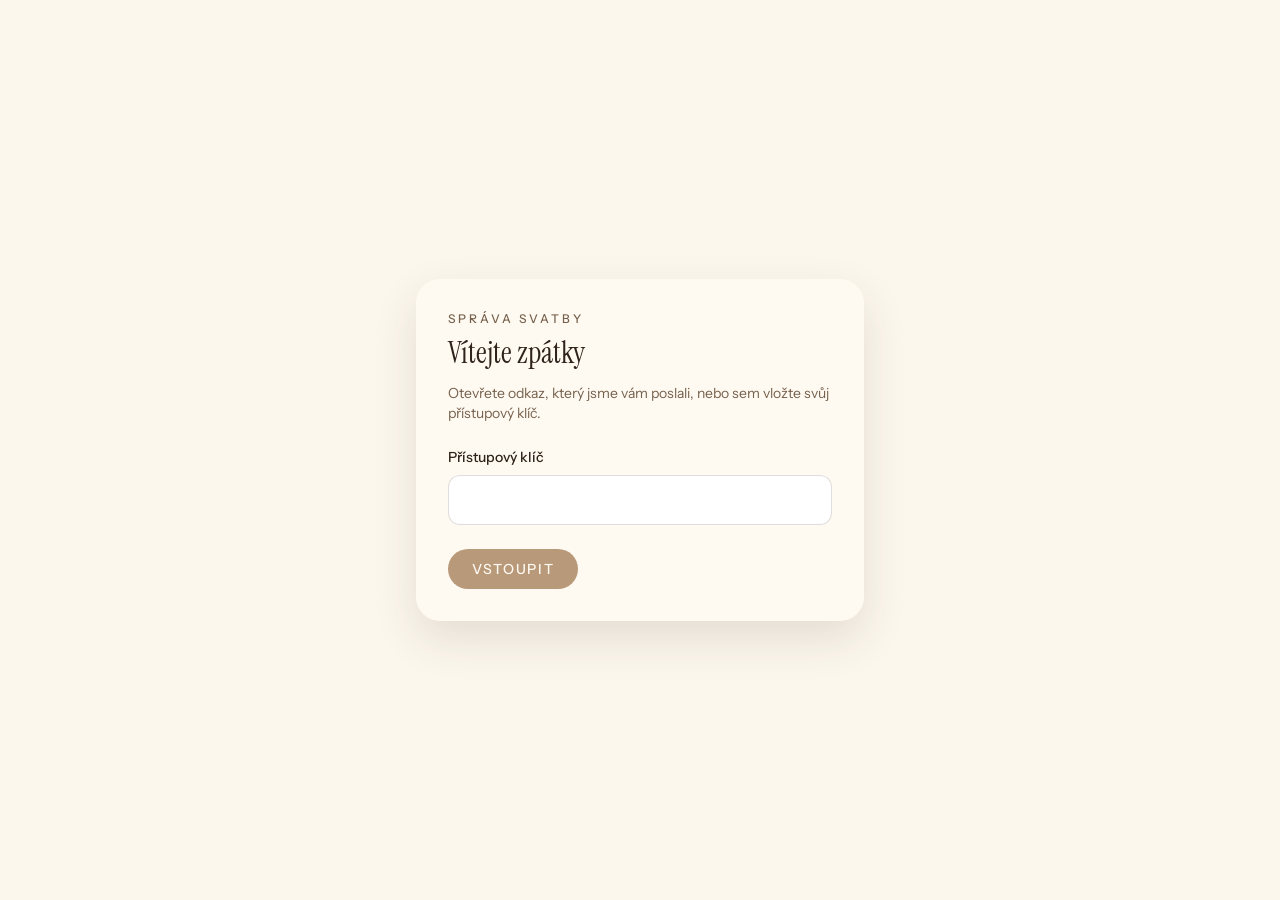
<file: admin/index.html>
<!doctype html>
<html lang="cs">
  <head>
    <meta charset="UTF-8" />
    <link rel="icon" href="data:image/svg+xml,<svg xmlns=%22http://www.w3.org/2000/svg%22 viewBox=%220 0 100 100%22><text y=%22.9em%22 font-size=%2290%22>💍</text></svg>" />
    <meta name="viewport" content="width=device-width, initial-scale=1.0" />
    <title>Správa svatby</title>
    <meta name="robots" content="noindex, nofollow" />
    <meta name="theme-color" content="#fcf7ed" />
    <script type="module" crossorigin src="../assets/admin-DVmcjVMf.js"></script>
    <link rel="modulepreload" crossorigin href="../assets/liveContent-1_MVEb6I.js">
    <link rel="stylesheet" crossorigin href="../assets/liveContent-Cc1abVYg.css">
  </head>
  <body>
    <div id="root"></div>
  </body>
</html>
</file>
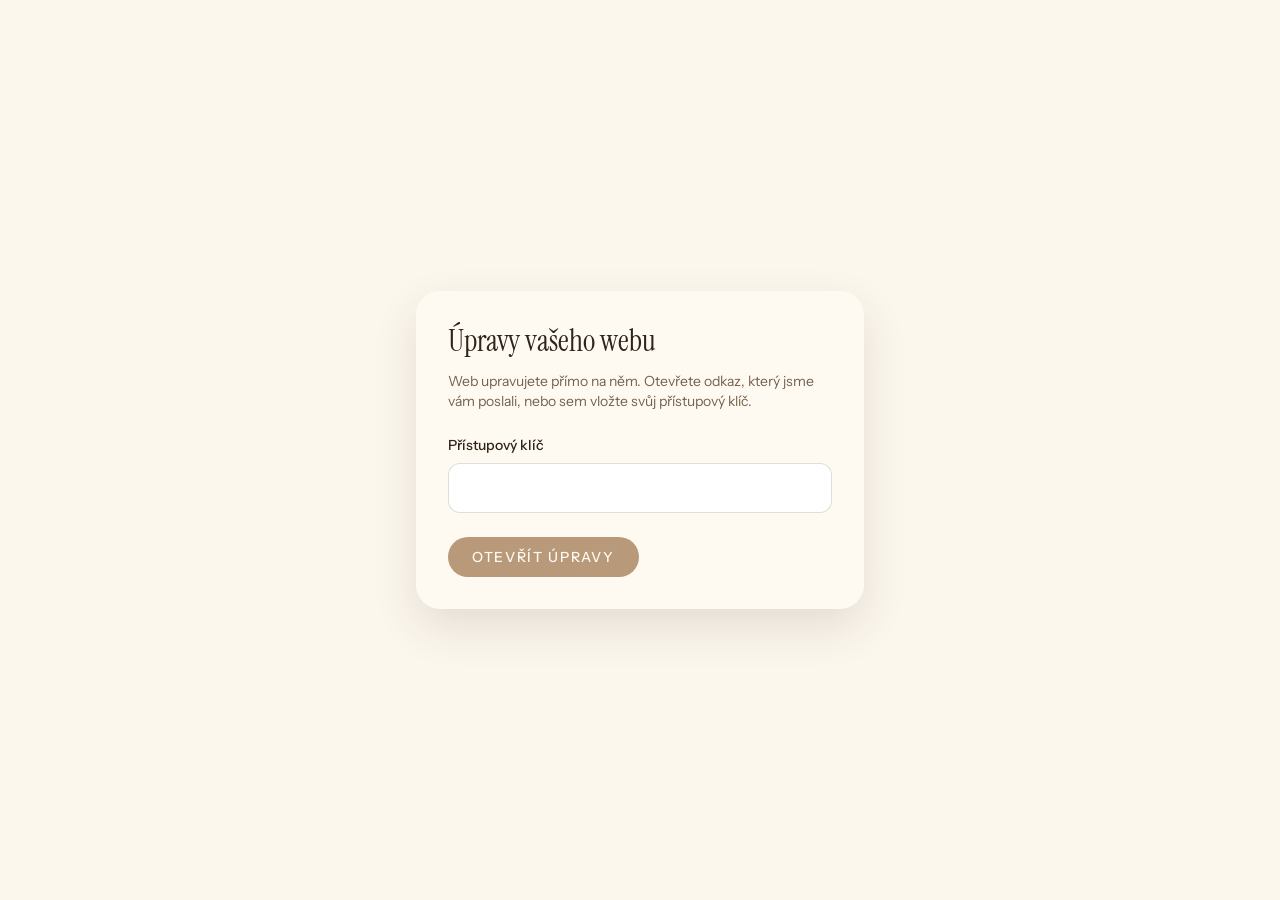
<file: next/admin/index.html>
<!doctype html>
<html lang="cs">
  <head>
    <meta charset="UTF-8" />
    <link rel="icon" href="data:image/svg+xml,<svg xmlns=%22http://www.w3.org/2000/svg%22 viewBox=%220 0 100 100%22><text y=%22.9em%22 font-size=%2290%22>💍</text></svg>" />
    <meta name="viewport" content="width=device-width, initial-scale=1.0" />
    <title>Správa svatby</title>
    <meta name="robots" content="noindex, nofollow" />
    <meta name="theme-color" content="#fcf7ed" />
    <script type="module" crossorigin src="../assets/admin-RmEXUhNZ.js"></script>
    <link rel="modulepreload" crossorigin href="../assets/klic-DgaX24D6.js">
    <link rel="modulepreload" crossorigin href="../assets/ui-BYK8zTLQ.js">
    <link rel="stylesheet" crossorigin href="../assets/klic-D-q4ot_8.css">
  </head>
  <body>
    <div id="root"></div>
  </body>
</html>
</file>
